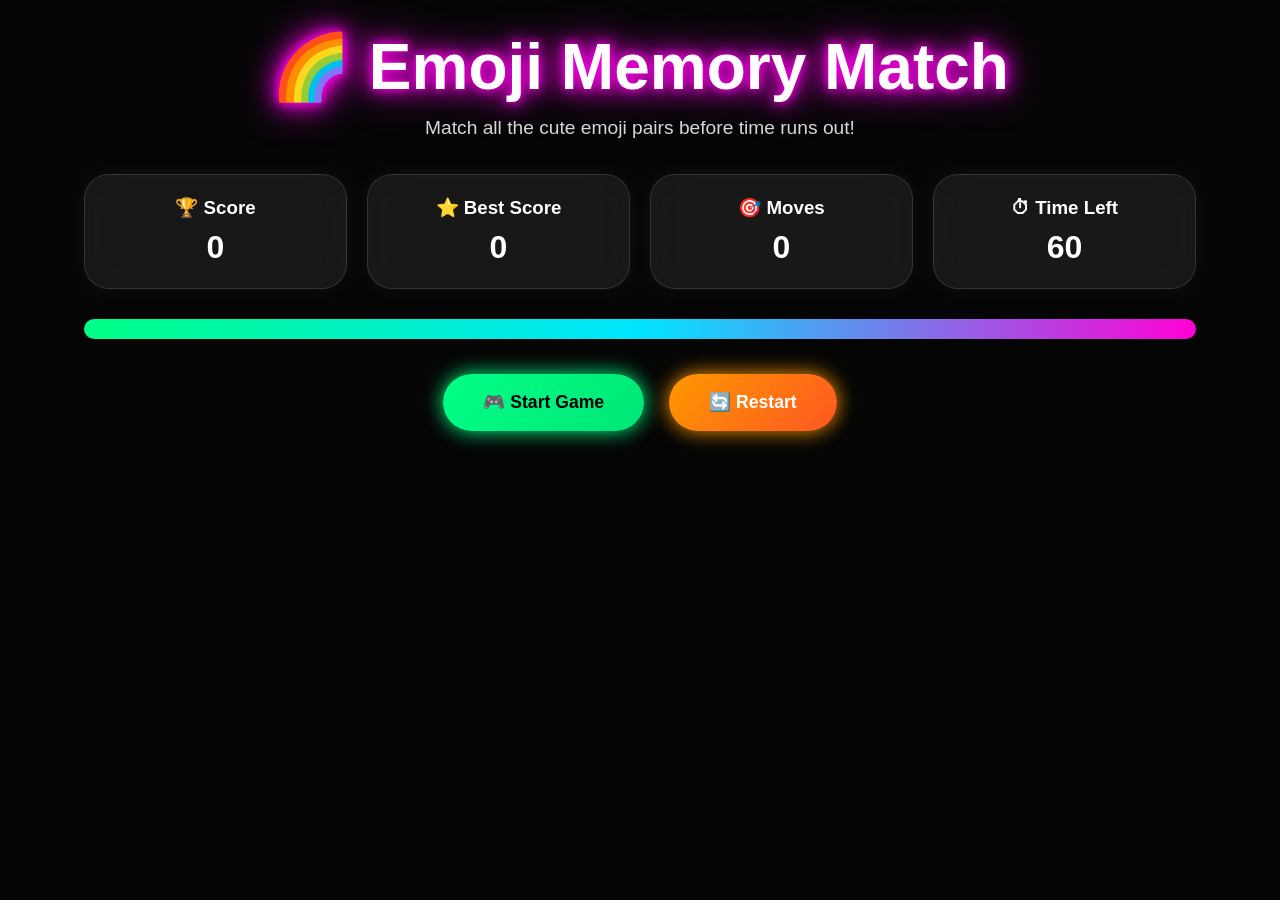
<file: index.html>
<!DOCTYPE html>
<html lang="en">

<head>
    <meta charset="UTF-8">
    <meta name="viewport" content="width=device-width, initial-scale=1.0">
    <title>🌈 Emoji Memory Match</title>

    <link rel="stylesheet" href="colormatch.css">
</head>

<body>

    <!-- Floating Emoji Background -->
    <div class="emoji-bg"></div>

    <div class="main-container">

        <!-- Header -->
        <div class="header">
            <h1>🌈 Emoji Memory Match</h1>
            <p class="subtitle">
                Match all the cute emoji pairs before time runs out!
            </p>
        </div>

        <!-- Stats -->
        <div class="game-info">

            <div class="info-card">
                <h3>🏆 Score</h3>
                <p id="score">0</p>
            </div>

            <div class="info-card">
                <h3>⭐ Best Score</h3>
                <p id="best-score">0</p>
            </div>

            <div class="info-card">
                <h3>🎯 Moves</h3>
                <p id="moves">0</p>
            </div>

            <div class="info-card">
                <h3>⏱ Time Left</h3>
                <p id="timer">60</p>
            </div>

        </div>

        <!-- Progress Bar -->
        <div class="progress-container">
            <div id="progress-bar"></div>
        </div>

        <!-- Buttons -->
        <div class="button-container">

            <button id="startbtn">
                🎮 Start Game
            </button>

            <button id="restartbtn">
                🔄 Restart
            </button>

        </div>

        <!-- Game Grid -->
        <div id="game-container"></div>

    </div>

    <!-- Win Popup -->
    <div id="win-popup" class="popup hidden">

        <div class="popup-content">

            <h2>🎉 You Won!</h2>

            <p>
                Amazing job! You matched all emojis!
            </p>

            <div class="popup-stats">
                <p>🏆 Score: <span id="final-score"></span></p>
                <p>🎯 Moves: <span id="final-moves"></span></p>
            </div>

            <button id="play-again-btn">
                🎮 Play Again
            </button>

        </div>

    </div>

    <script src="colormatching.js"></script>

</body>

</html>
</file>
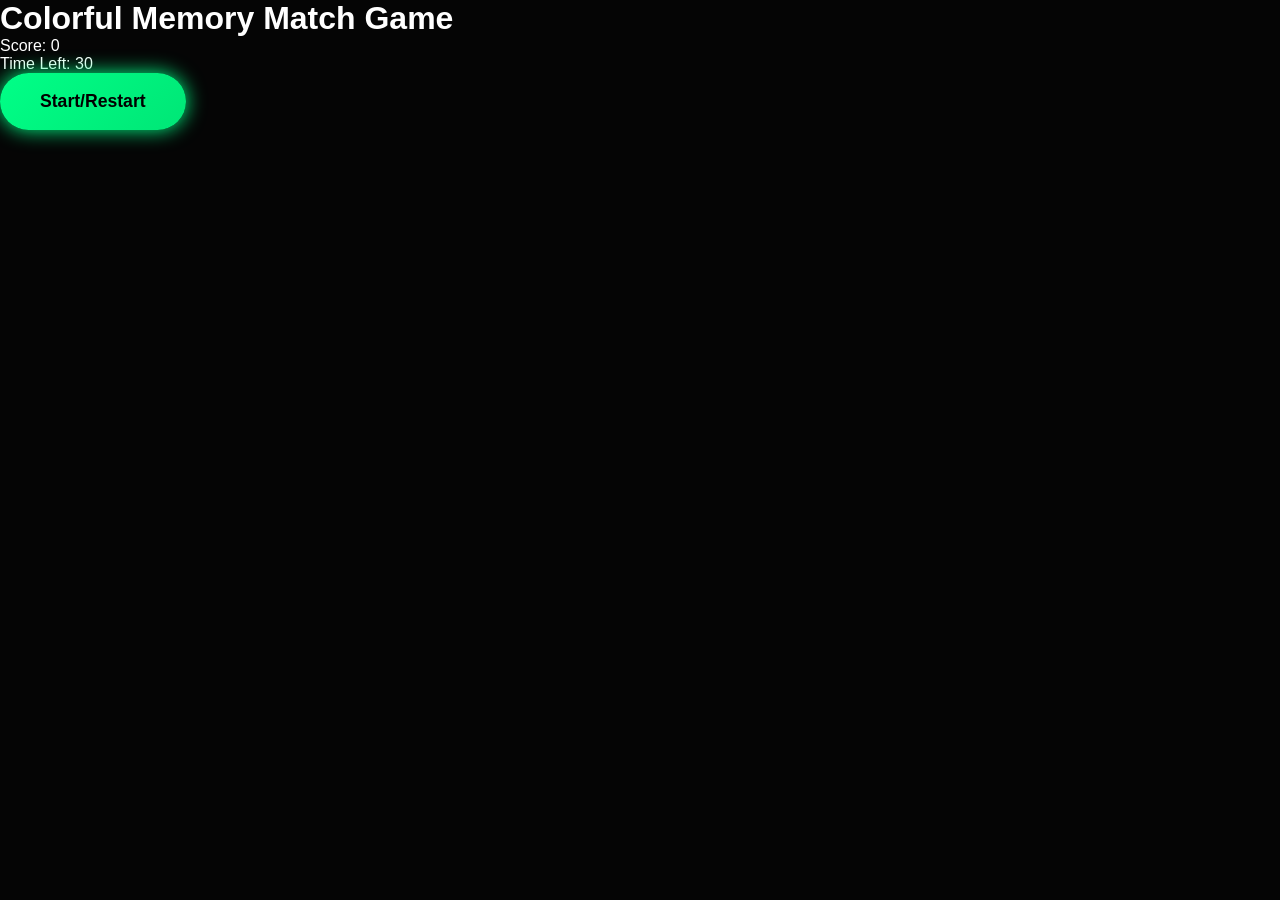
<file: colormatching.html>
<!DOCTYPE html>
<html>

<head>
    <title>Colorful Memory Match Game</title>
        <link rel="stylesheet" href="./colormatch.css">
</head>

<body>
    <h1>Colorful Memory Match Game</h1>
    <div class="container">
        <div id="game-container">
         <!-- Cards will be generated dynamically using JavaScript -->
        </div>
        <div class="startMain">
            <p id="score">Score: 0</p>
            <p id="timer">Time Left: 30</p>
            <button id="startbtn">Start/Restart</button>
        </div>
    </div>
    <script src="./colormatching.js"></script>
</body>
</html>
</file>
<file: colormatch.css>
* {
    margin: 0;
    padding: 0;
    box-sizing: border-box;
}

body {
    font-family: Arial, sans-serif;
    min-height: 100vh;
    overflow-x: hidden;
    position: relative;
    background: #050505;
    color: white;
}

/* ==========================
   Floating Emoji Background
========================== */

.emoji-bg {
    position: fixed;
    inset: 0;
    overflow: hidden;
    pointer-events: none;
    z-index: 0;
}

.floating-emoji {
    position: absolute;
    opacity: 0.75;

    animation: floatUp linear forwards;

    filter:
        drop-shadow(0 0 12px rgba(255,255,255,0.4))
        blur(0.2px);
}

@keyframes floatUp {
    0% {
        transform:
            translateY(100vh)
            scale(0.3)
            rotate(0deg);

        opacity: 0;
    }

    10% {
        opacity: 1;
    }

    100% {
        transform:
            translateY(-150px)
            scale(1.2)
            rotate(360deg);

        opacity: 0;
    }
}

/* ==========================
   Main Layout
========================== */

.main-container {
    position: relative;
    z-index: 2;

    width: 90%;
    max-width: 1200px;
    margin: auto;

    padding: 30px 20px;
}

/* Header */

.header {
    text-align: center;
    margin-bottom: 35px;
}

.header h1 {
    font-size: 4rem;

    color: white;

    text-shadow:
        0 0 10px #ff00ea,
        0 0 20px #ff00ea,
        0 0 40px #ff00ea;
}

.subtitle {
    color: #d7d7d7;
    margin-top: 12px;
    font-size: 1.2rem;
}

/* Stats */

.game-info {
    display: grid;
    grid-template-columns:
        repeat(auto-fit, minmax(180px, 1fr));

    gap: 20px;
    margin-bottom: 30px;
}

.info-card {
    background: rgba(255,255,255,0.08);

    backdrop-filter: blur(20px);

    border-radius: 25px;
    padding: 22px;

    text-align: center;

    border:
        1px solid rgba(255,255,255,.12);

    box-shadow:
        0 0 20px rgba(255,255,255,.06);

    transition: .3s ease;
}

.info-card:hover {
    transform: translateY(-8px);
}

.info-card h3 {
    margin-bottom: 10px;
}

.info-card p {
    font-size: 2rem;
    font-weight: bold;
}

/* Progress Bar */

.progress-container {
    width: 100%;
    height: 20px;

    background: rgba(255,255,255,.1);

    border-radius: 999px;
    overflow: hidden;

    margin-bottom: 35px;
}

#progress-bar {
    width: 100%;
    height: 100%;

    background:
        linear-gradient(
            to right,
            #00ff87,
            #00e5ff,
            #ff00d4
        );

    transition: width 1s linear;
}

/* Buttons */

.button-container {
    display: flex;
    justify-content: center;
    gap: 25px;

    margin-bottom: 40px;
    flex-wrap: wrap;
}

button {
    border: none;
    cursor: pointer;

    border-radius: 999px;

    padding: 18px 40px;

    font-size: 1.1rem;
    font-weight: bold;

    transition: .3s ease;
}

button:hover {
    transform: scale(1.08);
}

#startbtn {
    background:
        linear-gradient(
            135deg,
            #00ff87,
            #00e676
        );

    color: black;

    box-shadow:
        0 0 20px #00ff87;
}

#restartbtn {
    background:
        linear-gradient(
            135deg,
            #ff9800,
            #ff5722
        );

    color: white;

    box-shadow:
        0 0 20px #ff9800;
}

#play-again-btn {
    background:
        linear-gradient(
            135deg,
            #ff00d4,
            #9c27b0
        );

    color: white;
}

/* Game Grid */

#game-container {
    display: grid;
    grid-template-columns:
        repeat(4, 130px);

    gap: 20px;
    justify-content: center;
}

/* Cards */

.card {
    width: 130px;
    height: 130px;

    border-radius: 28px;

    background:
        rgba(255,255,255,.08);

    backdrop-filter: blur(15px);

    display: flex;
    justify-content: center;
    align-items: center;

    font-size: 3rem;

    cursor: pointer;

    transition: .3s ease;

    box-shadow:
        0 0 15px rgba(255,255,255,.06);
}

.card:hover {
    transform:
        translateY(-8px)
        rotate(4deg);
}

.card.flipped {
    background:
        rgba(255,255,255,.95);
}

.card.matched {
    border: 4px solid #00ff87;

    box-shadow:
        0 0 20px #00ff87;
}

/* Popup */

.popup {
    position: fixed;
    inset: 0;

    background:
        rgba(0,0,0,.75);

    display: flex;
    justify-content: center;
    align-items: center;

    z-index: 999;
}

.popup-content {
    width: 90%;
    max-width: 420px;

    background: #111;

    border-radius: 30px;

    padding: 40px;

    text-align: center;
}

.hidden {
    display: none;
}

/* Responsive */

@media (max-width:768px) {
    .header h1 {
        font-size: 2.5rem;
    }

    #game-container {
        grid-template-columns:
            repeat(3, 100px);
    }

    .card {
        width: 100px;
        height: 100px;
        font-size: 2.3rem;
    }
}

@media (max-width:500px) {
    #game-container {
        grid-template-columns:
            repeat(2, 90px);
    }

    .card {
        width: 90px;
        height: 90px;
        font-size: 2rem;
    }
}
</file>
